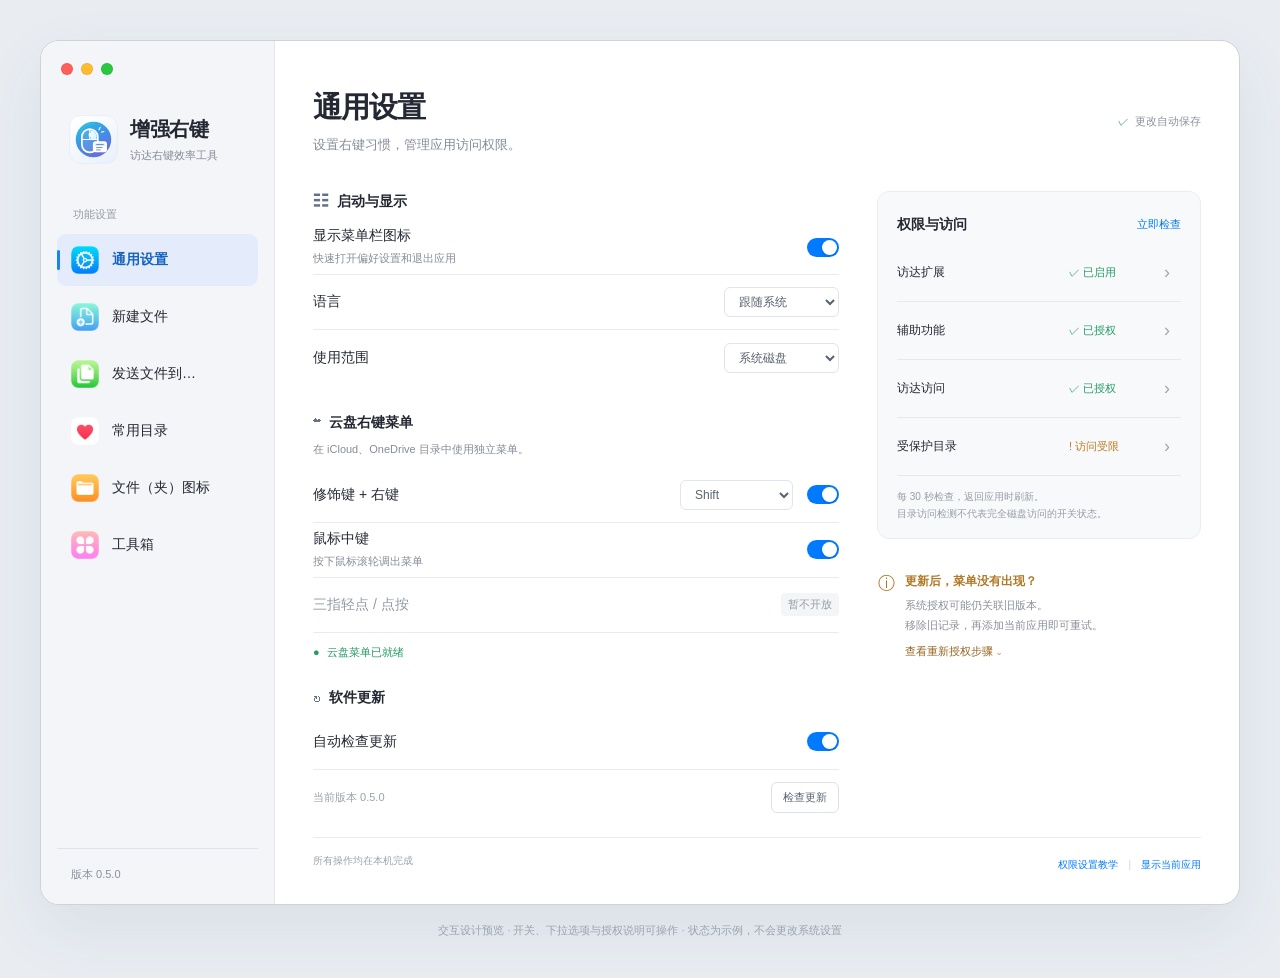
<file: design/general-v2/index.html>
<!doctype html><html lang="zh-CN"><meta charset="utf-8"><meta name="viewport" content="width=device-width,initial-scale=1"><title>增强右键 · 通用设置设计稿</title>
<style>
:root{--ink:#242832;--muted:#858b97;--blue:#007aff;--line:#e9ebef;--green:#269b65}*{box-sizing:border-box}body{margin:0;background:#e9edf2;color:var(--ink);font:14px -apple-system,BlinkMacSystemFont,'PingFang SC',sans-serif;padding:40px}button,select{font:inherit;cursor:pointer}button:focus-visible,select:focus-visible{outline:3px solid #007aff55;outline-offset:3px}.window{max-width:1280px;margin:auto;min-height:840px;display:grid;grid-template-columns:234px 1fr;border:1px solid #cdd2db;border-radius:19px;overflow:hidden;background:#fff;box-shadow:0 24px 65px #34466315}.sidebar{background:#f4f5f8;border-right:1px solid #e3e6ed;padding:22px 16px;display:flex;flex-direction:column}.lights{display:flex;gap:8px;margin:0 4px 40px}.lights i{height:12px;width:12px;background:#ff6058;border-radius:50%;border:1px solid #0001}.lights i:nth-child(2){background:#ffbd2e}.lights i:nth-child(3){background:#28c840}.brand{display:flex;align-items:center;gap:12px;padding:0 12px;margin-bottom:43px}.brand img{width:49px;height:49px}.brand b{font-size:20px;letter-spacing:-.5px}.brand small{display:block;margin-top:5px;color:var(--muted);font-size:11px}.nav-label{font-size:11px;color:#979ca6;margin:0 16px 12px}.nav{display:flex;gap:13px;align-items:center;padding:12px 14px;margin-bottom:5px;border-radius:9px;font-size:14px}.nav img{width:28px;height:28px;object-fit:contain}.nav.active{background:#e4ecfb;color:#1764c0;font-weight:600;position:relative}.nav.active:before{content:'';position:absolute;left:0;top:16px;bottom:16px;width:3px;border-radius:3px;background:#1683f7}.version{margin-top:auto;border-top:1px solid #e0e4ea;padding:18px 14px 0;color:#8a919c;font-size:11px}.main{padding:47px 38px 28px}.header{display:flex;justify-content:space-between;align-items:center;margin-bottom:37px}.header h1{font-size:29px;letter-spacing:-1px;margin:0 0 8px;font-weight:650}.header p{margin:0;color:var(--muted);font-size:13px}.save{font-size:11px;color:#8a929d;display:flex;gap:6px;align-items:center}.save:before{content:'✓';color:var(--green)}.columns{display:grid;grid-template-columns:minmax(0,1fr) 324px;gap:38px}.section{margin-bottom:29px}.section-title{font-weight:650;font-size:14px;margin:0 0 8px;display:flex;align-items:center;gap:8px}.section-title .symbol{font-size:16px;color:#657285;font-weight:400}.row{display:flex;align-items:center;justify-content:space-between;gap:12px;min-height:55px;border-bottom:1px solid var(--line)}.row:last-child{border-bottom:0}.row small{font-size:11px;color:var(--muted);display:block;margin-top:5px;line-height:1.6}.select{border:1px solid #e0e4eb;border-radius:6px;background:#fff;padding:6px 25px 6px 10px;min-width:115px;color:#586270;font-size:12px}.switch{border:0;border-radius:20px;width:32px;height:19px;background:#cfd4dc;padding:2px;transition:background .15s;flex-shrink:0}.switch:before{content:'';display:block;width:15px;height:15px;border-radius:50%;background:#fff;box-shadow:0 1px 3px #0002;transition:transform .15s}.switch[aria-checked=true]{background:var(--blue)}.switch[aria-checked=true]:before{transform:translateX(13px)}.inline{display:flex;align-items:center;gap:14px}.caption{font-size:11px;color:var(--muted);line-height:1.8;margin:0 0 8px}.quiet{font-size:11px;color:#969ca6;background:#f3f5f7;border-radius:4px;padding:4px 7px}.status-line{font-size:11px;color:var(--green);margin-top:12px;display:flex;gap:7px;align-items:center}.permission-panel{background:#f8f9fb;padding:21px 19px 16px;border:1px solid #ecedf1;border-radius:12px}.panel-header{display:flex;align-items:center;justify-content:space-between;margin-bottom:8px}.panel-header h2{font-size:14px;margin:0}.text-button{background:none;border:0;color:var(--blue);font-size:11px;padding:4px 0}.permission{display:grid;grid-template-columns:1fr 76px 28px;align-items:center;min-height:58px;border-bottom:1px solid #e5e8ee;font-size:12px;gap:8px}.permission .state{font-size:11px;color:var(--green);display:flex;align-items:center;gap:5px}.permission .warn{color:#bb7b23}.arrow{border:0;background:none;color:#a0a6b1;padding:5px;font-size:18px}.check-note{font-size:10px;color:#969da9;line-height:1.7;margin:12px 0 0}.notice{display:flex;gap:10px;margin-top:19px;padding:14px 1px;color:#b17827}.notice .mark{font-size:17px}.notice strong{font-size:12px;font-weight:600}.notice p{font-size:11px;line-height:1.8;color:#8b8f99;margin:6px 0}.notice button{font-size:11px;color:#966421;background:none;padding:0;border:0}.steps{font-size:11px;line-height:1.9;background:#fff8eb;border-radius:7px;padding:12px;color:#7e6a4d;margin-top:9px}.steps ol{padding-left:18px;margin:0}.btn{border:1px solid #dce2ea;background:white;border-radius:6px;padding:7px 11px;font-size:11px;color:#596575}.update-footer{display:flex;align-items:center;justify-content:space-between;margin-top:12px;font-size:11px;color:#9bA1ac}.footer{margin-top:24px;padding-top:16px;border-top:1px solid var(--line);display:flex;justify-content:space-between;font-size:10px;color:#9aa1ac}.footer button{font-size:10px}.preview-note{text-align:center;margin:18px 0 0;font-size:11px;color:#9aa3b0}.toast{position:fixed;bottom:25px;left:50%;transform:translateX(-50%);background:#273342;color:white;font-size:12px;border-radius:9px;padding:12px 18px;box-shadow:0 5px 20px #0002}[hidden]{display:none!important}@media(max-width:1000px){body{padding:16px}.window{grid-template-columns:200px 1fr}.main{padding:36px 25px}.columns{grid-template-columns:1fr;gap:10px}.brand{padding:0}.nav{padding:12px 8px}.save{display:none}}
</style>
<div class="window"><aside class="sidebar"><div class="lights"><i></i><i></i><i></i></div><div class="brand"><img src="../app-icon.svg"><div><b>增强右键</b><small>访达右键效率工具</small></div></div><div class="nav-label">功能设置</div><nav id="nav"></nav><div class="version">版本 0.5.0</div></aside><main class="main"><header class="header"><div><h1>通用设置</h1><p>设置右键习惯，管理应用访问权限。</p></div><span class="save">更改自动保存</span></header><div class="columns"><div>
<section class="section"><h2 class="section-title"><span class="symbol">☷</span>启动与显示</h2><div class="row"><div>显示菜单栏图标<small>快速打开偏好设置和退出应用</small></div><button class="switch" role="switch" aria-label="显示菜单栏图标" aria-checked="true"></button></div><div class="row"><span>语言</span><select class="select" aria-label="语言"><option>跟随系统</option><option>简体中文</option><option>English</option></select></div><div class="row"><span>使用范围</span><select class="select" aria-label="使用范围"><option>系统磁盘</option><option>所有磁盘</option></select></div></section>
<section class="section"><h2 class="section-title"><span class="symbol">☁</span>云盘右键菜单</h2><p class="caption">在 iCloud、OneDrive 目录中使用独立菜单。</p><div class="row"><span>修饰键 + 右键</span><div class="inline"><select class="select" style="min-width:83px" aria-label="修饰键"><option>Shift</option><option>Option</option><option>Command</option><option>Control</option></select><button class="switch" role="switch" aria-label="修饰键右键" aria-checked="true"></button></div></div><div class="row"><div>鼠标中键<small>按下鼠标滚轮调出菜单</small></div><button class="switch" role="switch" aria-label="鼠标中键" aria-checked="true"></button></div><div class="row"><span style="color:#9299a4">三指轻点 / 点按</span><span class="quiet">暂不开放</span></div><div class="status-line"><span>●</span> 云盘菜单已就绪</div></section>
<section class="section" style="margin-bottom:0"><h2 class="section-title"><span class="symbol">↻</span>软件更新</h2><div class="row"><span>自动检查更新</span><button class="switch" role="switch" aria-label="自动检查更新" aria-checked="true"></button></div><div class="update-footer"><span>当前版本 0.5.0</span><button class="btn" data-action="当前已是最新版本 · 设计稿演示">检查更新</button></div></section></div>
<aside><div class="permission-panel"><div class="panel-header"><h2>权限与访问</h2><button class="text-button" id="check">立即检查</button></div><div class="permission"><span>访达扩展</span><span class="state">✓ 已启用</span><button class="arrow" aria-label="访达扩展设置" data-action="打开访达扩展设置 · 设计稿演示">›</button></div><div class="permission"><span>辅助功能</span><span class="state">✓ 已授权</span><button class="arrow" aria-label="辅助功能设置" data-action="打开辅助功能设置 · 设计稿演示">›</button></div><div class="permission"><span>访达访问</span><span class="state">✓ 已授权</span><button class="arrow" aria-label="访达自动化设置" data-action="打开访达自动化设置 · 设计稿演示">›</button></div><div class="permission"><span>受保护目录</span><span class="state warn">! 访问受限</span><button class="arrow" aria-label="完全磁盘访问设置" data-action="打开完全磁盘访问设置 · 设计稿演示">›</button></div><p class="check-note" id="check-note">每 30 秒检查，返回应用时刷新。<br>目录访问检测不代表完全磁盘访问的开关状态。</p></div><div class="notice"><span class="mark">ⓘ</span><div><strong>更新后，菜单没有出现？</strong><p>系统授权可能仍关联旧版本。<br>移除旧记录，再添加当前应用即可重试。</p><button id="help" aria-expanded="false">查看重新授权步骤 <span>⌄</span></button><div class="steps" id="steps" hidden><ol><li>打开辅助功能设置，移除旧的增强右键。</li><li>重新添加“应用程序”中的增强右键，并开启开关。</li><li>返回应用检查状态，必要时重启应用。</li></ol></div></div></div></aside></div><footer class="footer"><span>所有操作均在本机完成</span><div><button class="text-button" data-action="权限设置教学 · 设计稿演示">权限设置教学</button><span style="margin:0 10px;color:#d0d5dc">|</span><button class="text-button" data-action="显示当前应用 · 设计稿演示">显示当前应用</button></div></footer></main></div><p class="preview-note">交互设计预览 · 开关、下拉选项与授权说明可操作 · 状态为示例，不会更改系统设置</p><div class="toast" hidden></div>
<script>
const items=[['nav-general','通用设置'],['nav-templates','新建文件'],['nav-send','发送文件到…'],['nav-favorites','常用目录'],['nav-file-icons','文件（夹）图标'],['nav-toolbox','工具箱']];document.querySelector('#nav').innerHTML=items.map(([i,t],n)=>`<div class="nav ${n===0?'active':''}"><img alt="" src="../../Resources/ReferenceIcons/TemplateIcons/${i}.png"><span>${t}</span></div>`).join('');document.querySelectorAll('.switch').forEach(b=>b.onclick=()=>b.setAttribute('aria-checked',b.getAttribute('aria-checked')!=='true'));document.querySelector('#help').onclick=function(){let open=this.getAttribute('aria-expanded')!=='true';this.setAttribute('aria-expanded',open);document.querySelector('#steps').hidden=!open};let timer;function toast(t){const x=document.querySelector('.toast');x.textContent=t;x.hidden=false;clearTimeout(timer);timer=setTimeout(()=>x.hidden=true,2200)}document.querySelectorAll('[data-action]').forEach(b=>b.onclick=()=>toast(b.dataset.action));document.querySelector('#check').onclick=()=>{document.querySelector('#check-note').innerHTML='刚刚检查完成 · 示例状态<br>目录访问检测不代表完全磁盘访问的开关状态。';toast('权限状态已刷新 · 设计稿演示')};
</script></html>
</file>
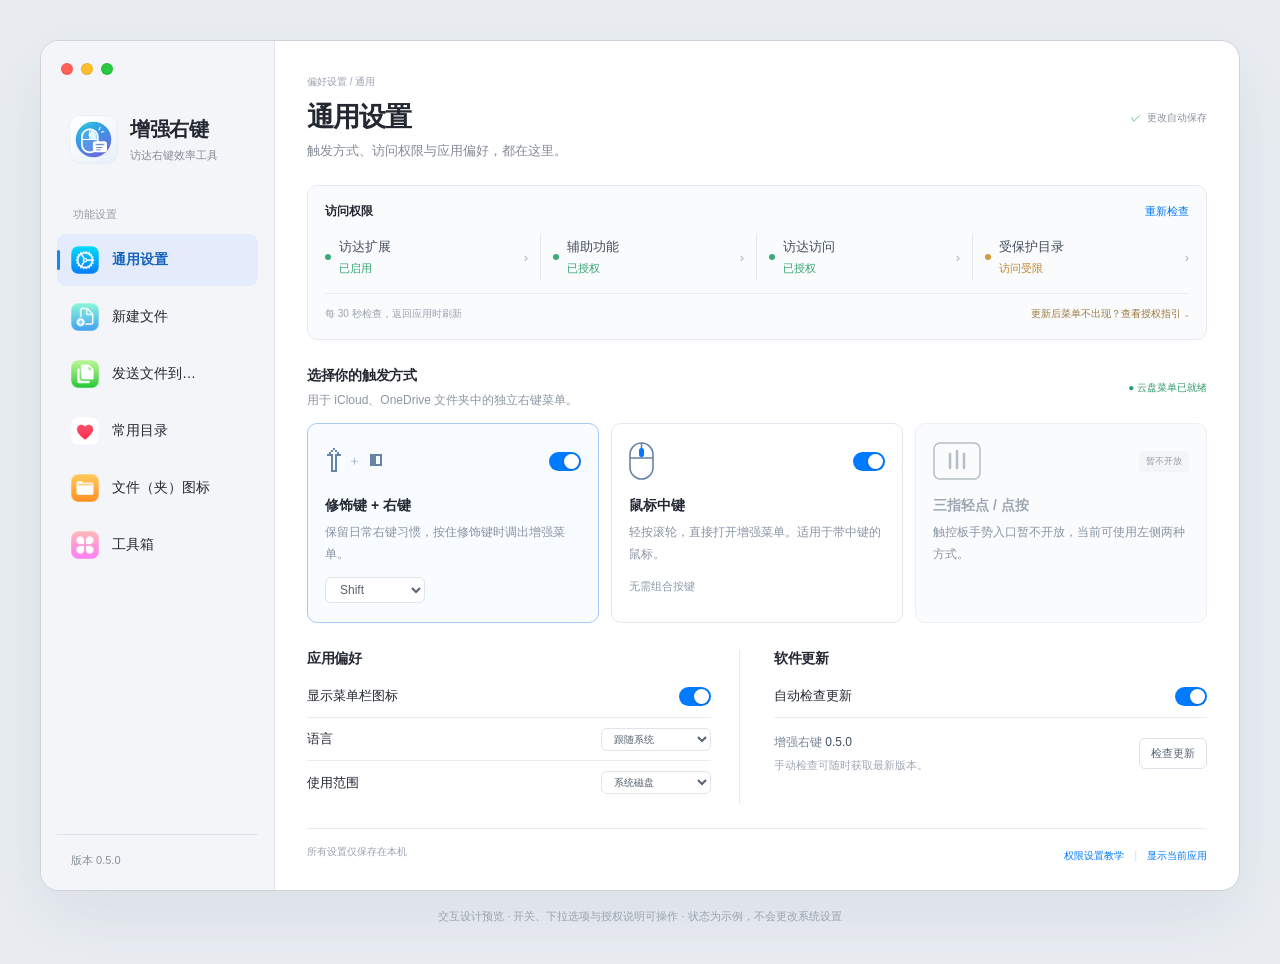
<file: design/general-v3/index.html>
<!doctype html><html lang="zh-CN"><meta charset="utf-8"><meta name="viewport" content="width=device-width,initial-scale=1"><title>增强右键 · 通用设置设计稿</title>
<style>
:root{--ink:#242832;--muted:#858b97;--blue:#007aff;--line:#e9ebef;--green:#269b65}*{box-sizing:border-box}body{margin:0;background:#e9edf2;color:var(--ink);font:14px -apple-system,BlinkMacSystemFont,'PingFang SC',sans-serif;padding:40px}button,select{font:inherit;cursor:pointer}button:focus-visible,select:focus-visible{outline:3px solid #007aff55;outline-offset:3px}.window{max-width:1280px;margin:auto;min-height:840px;display:grid;grid-template-columns:234px 1fr;border:1px solid #cdd2db;border-radius:19px;overflow:hidden;background:#fff;box-shadow:0 24px 65px #34466315}.sidebar{background:#f4f5f8;border-right:1px solid #e3e6ed;padding:22px 16px;display:flex;flex-direction:column}.lights{display:flex;gap:8px;margin:0 4px 40px}.lights i{height:12px;width:12px;background:#ff6058;border-radius:50%;border:1px solid #0001}.lights i:nth-child(2){background:#ffbd2e}.lights i:nth-child(3){background:#28c840}.brand{display:flex;align-items:center;gap:12px;padding:0 12px;margin-bottom:43px}.brand img{width:49px;height:49px}.brand b{font-size:20px;letter-spacing:-.5px}.brand small{display:block;margin-top:5px;color:var(--muted);font-size:11px}.nav-label{font-size:11px;color:#979ca6;margin:0 16px 12px}.nav{display:flex;gap:13px;align-items:center;padding:12px 14px;margin-bottom:5px;border-radius:9px;font-size:14px}.nav img{width:28px;height:28px;object-fit:contain}.nav.active{background:#e4ecfb;color:#1764c0;font-weight:600;position:relative}.nav.active:before{content:'';position:absolute;left:0;top:16px;bottom:16px;width:3px;border-radius:3px;background:#1683f7}.version{margin-top:auto;border-top:1px solid #e0e4ea;padding:18px 14px 0;color:#8a919c;font-size:11px}.main{padding:47px 38px 28px}.header{display:flex;justify-content:space-between;align-items:center;margin-bottom:37px}.header h1{font-size:29px;letter-spacing:-1px;margin:0 0 8px;font-weight:650}.header p{margin:0;color:var(--muted);font-size:13px}.save{font-size:11px;color:#8a929d;display:flex;gap:6px;align-items:center}.save:before{content:'✓';color:var(--green)}.columns{display:grid;grid-template-columns:minmax(0,1fr) 324px;gap:38px}.section{margin-bottom:29px}.section-title{font-weight:650;font-size:14px;margin:0 0 8px;display:flex;align-items:center;gap:8px}.section-title .symbol{font-size:16px;color:#657285;font-weight:400}.row{display:flex;align-items:center;justify-content:space-between;gap:12px;min-height:55px;border-bottom:1px solid var(--line)}.row:last-child{border-bottom:0}.row small{font-size:11px;color:var(--muted);display:block;margin-top:5px;line-height:1.6}.select{border:1px solid #e0e4eb;border-radius:6px;background:#fff;padding:6px 25px 6px 10px;min-width:115px;color:#586270;font-size:12px}.switch{border:0;border-radius:20px;width:32px;height:19px;background:#cfd4dc;padding:2px;transition:background .15s;flex-shrink:0}.switch:before{content:'';display:block;width:15px;height:15px;border-radius:50%;background:#fff;box-shadow:0 1px 3px #0002;transition:transform .15s}.switch[aria-checked=true]{background:var(--blue)}.switch[aria-checked=true]:before{transform:translateX(13px)}.inline{display:flex;align-items:center;gap:14px}.caption{font-size:11px;color:var(--muted);line-height:1.8;margin:0 0 8px}.quiet{font-size:11px;color:#969ca6;background:#f3f5f7;border-radius:4px;padding:4px 7px}.status-line{font-size:11px;color:var(--green);margin-top:12px;display:flex;gap:7px;align-items:center}.permission-panel{background:#f8f9fb;padding:21px 19px 16px;border:1px solid #ecedf1;border-radius:12px}.panel-header{display:flex;align-items:center;justify-content:space-between;margin-bottom:8px}.panel-header h2{font-size:14px;margin:0}.text-button{background:none;border:0;color:var(--blue);font-size:11px;padding:4px 0}.permission{display:grid;grid-template-columns:1fr 76px 28px;align-items:center;min-height:58px;border-bottom:1px solid #e5e8ee;font-size:12px;gap:8px}.permission .state{font-size:11px;color:var(--green);display:flex;align-items:center;gap:5px}.permission .warn{color:#bb7b23}.arrow{border:0;background:none;color:#a0a6b1;padding:5px;font-size:18px}.check-note{font-size:10px;color:#969da9;line-height:1.7;margin:12px 0 0}.notice{display:flex;gap:10px;margin-top:19px;padding:14px 1px;color:#b17827}.notice .mark{font-size:17px}.notice strong{font-size:12px;font-weight:600}.notice p{font-size:11px;line-height:1.8;color:#8b8f99;margin:6px 0}.notice button{font-size:11px;color:#966421;background:none;padding:0;border:0}.steps{font-size:11px;line-height:1.9;background:#fff8eb;border-radius:7px;padding:12px;color:#7e6a4d;margin-top:9px}.steps ol{padding-left:18px;margin:0}.btn{border:1px solid #dce2ea;background:white;border-radius:6px;padding:7px 11px;font-size:11px;color:#596575}.update-footer{display:flex;align-items:center;justify-content:space-between;margin-top:12px;font-size:11px;color:#9bA1ac}.footer{margin-top:24px;padding-top:16px;border-top:1px solid var(--line);display:flex;justify-content:space-between;font-size:10px;color:#9aa1ac}.footer button{font-size:10px}.preview-note{text-align:center;margin:18px 0 0;font-size:11px;color:#9aa3b0}.toast{position:fixed;bottom:25px;left:50%;transform:translateX(-50%);background:#273342;color:white;font-size:12px;border-radius:9px;padding:12px 18px;box-shadow:0 5px 20px #0002}[hidden]{display:none!important}@media(max-width:1000px){body{padding:16px}.window{grid-template-columns:200px 1fr}.main{padding:36px 25px}.columns{grid-template-columns:1fr;gap:10px}.brand{padding:0}.nav{padding:12px 8px}.save{display:none}}
</style>
<div class="window"><aside class="sidebar"><div class="lights"><i></i><i></i><i></i></div><div class="brand"><img src="../app-icon.svg"><div><b>增强右键</b><small>访达右键效率工具</small></div></div><div class="nav-label">功能设置</div><nav id="nav"></nav><div class="version">版本 0.5.0</div></aside><main class="main"><header class="header"><div><h1>通用设置</h1><p>设置右键习惯，管理应用访问权限。</p></div><span class="save">更改自动保存</span></header><div class="columns"><div>
<section class="section"><h2 class="section-title"><span class="symbol">☷</span>启动与显示</h2><div class="row"><div>显示菜单栏图标<small>快速打开偏好设置和退出应用</small></div><button class="switch" role="switch" aria-label="显示菜单栏图标" aria-checked="true"></button></div><div class="row"><span>语言</span><select class="select" aria-label="语言"><option>跟随系统</option><option>简体中文</option><option>English</option></select></div><div class="row"><span>使用范围</span><select class="select" aria-label="使用范围"><option>系统磁盘</option><option>所有磁盘</option></select></div></section>
<section class="section"><h2 class="section-title"><span class="symbol">☁</span>云盘右键菜单</h2><p class="caption">在 iCloud、OneDrive 目录中使用独立菜单。</p><div class="row"><span>修饰键 + 右键</span><div class="inline"><select class="select" style="min-width:83px" aria-label="修饰键"><option>Shift</option><option>Option</option><option>Command</option><option>Control</option></select><button class="switch" role="switch" aria-label="修饰键右键" aria-checked="true"></button></div></div><div class="row"><div>鼠标中键<small>按下鼠标滚轮调出菜单</small></div><button class="switch" role="switch" aria-label="鼠标中键" aria-checked="true"></button></div><div class="row"><span style="color:#9299a4">三指轻点 / 点按</span><span class="quiet">暂不开放</span></div><div class="status-line"><span>●</span> 云盘菜单已就绪</div></section>
<section class="section" style="margin-bottom:0"><h2 class="section-title"><span class="symbol">↻</span>软件更新</h2><div class="row"><span>自动检查更新</span><button class="switch" role="switch" aria-label="自动检查更新" aria-checked="true"></button></div><div class="update-footer"><span>当前版本 0.5.0</span><button class="btn" data-action="当前已是最新版本 · 设计稿演示">检查更新</button></div></section></div>
<aside><div class="permission-panel"><div class="panel-header"><h2>权限与访问</h2><button class="text-button" id="check">立即检查</button></div><div class="permission"><span>访达扩展</span><span class="state">✓ 已启用</span><button class="arrow" aria-label="访达扩展设置" data-action="打开访达扩展设置 · 设计稿演示">›</button></div><div class="permission"><span>辅助功能</span><span class="state">✓ 已授权</span><button class="arrow" aria-label="辅助功能设置" data-action="打开辅助功能设置 · 设计稿演示">›</button></div><div class="permission"><span>访达访问</span><span class="state">✓ 已授权</span><button class="arrow" aria-label="访达自动化设置" data-action="打开访达自动化设置 · 设计稿演示">›</button></div><div class="permission"><span>受保护目录</span><span class="state warn">! 访问受限</span><button class="arrow" aria-label="完全磁盘访问设置" data-action="打开完全磁盘访问设置 · 设计稿演示">›</button></div><p class="check-note" id="check-note">每 30 秒检查，返回应用时刷新。<br>目录访问检测不代表完全磁盘访问的开关状态。</p></div><div class="notice"><span class="mark">ⓘ</span><div><strong>更新后，菜单没有出现？</strong><p>系统授权可能仍关联旧版本。<br>移除旧记录，再添加当前应用即可重试。</p><button id="help" aria-expanded="false">查看重新授权步骤 <span>⌄</span></button><div class="steps" id="steps" hidden><ol><li>打开辅助功能设置，移除旧的增强右键。</li><li>重新添加“应用程序”中的增强右键，并开启开关。</li><li>返回应用检查状态，必要时重启应用。</li></ol></div></div></div></aside></div><footer class="footer"><span>所有操作均在本机完成</span><div><button class="text-button" data-action="权限设置教学 · 设计稿演示">权限设置教学</button><span style="margin:0 10px;color:#d0d5dc">|</span><button class="text-button" data-action="显示当前应用 · 设计稿演示">显示当前应用</button></div></footer></main></div><p class="preview-note">交互设计预览 · 开关、下拉选项与授权说明可操作 · 状态为示例，不会更改系统设置</p><div class="toast" hidden></div>
<script>
const items=[['nav-general','通用设置'],['nav-templates','新建文件'],['nav-send','发送文件到…'],['nav-favorites','常用目录'],['nav-file-icons','文件（夹）图标'],['nav-toolbox','工具箱']];document.querySelector('#nav').innerHTML=items.map(([i,t],n)=>`<div class="nav ${n===0?'active':''}"><img alt="" src="../../Resources/ReferenceIcons/TemplateIcons/${i}.png"><span>${t}</span></div>`).join('');document.querySelectorAll('.switch').forEach(b=>b.onclick=()=>b.setAttribute('aria-checked',b.getAttribute('aria-checked')!=='true'));document.querySelector('#help').onclick=function(){let open=this.getAttribute('aria-expanded')!=='true';this.setAttribute('aria-expanded',open);document.querySelector('#steps').hidden=!open};let timer;function toast(t){const x=document.querySelector('.toast');x.textContent=t;x.hidden=false;clearTimeout(timer);timer=setTimeout(()=>x.hidden=true,2200)}document.querySelectorAll('[data-action]').forEach(b=>b.onclick=()=>toast(b.dataset.action));document.querySelector('#check').onclick=()=>{document.querySelector('#check-note').innerHTML='刚刚检查完成 · 示例状态<br>目录访问检测不代表完全磁盘访问的开关状态。';toast('权限状态已刷新 · 设计稿演示')};
</script><link rel="stylesheet" href="reflow.css"><script src="reflow.js"></script></html>
</file>
<file: design/general-v3/reflow.css>
.main{padding:34px 32px 23px}.header{margin-bottom:25px}.header h1{font-size:27px;font-weight:630;letter-spacing:-.9px;margin-bottom:7px}.eyebrow{font-size:10px!important;color:#9aa2b0!important;margin:0 0 10px!important}.permission-strip{border:1px solid #e7ebf0;border-radius:10px;padding:14px 17px;background:#fafbfd}.strip-title{display:flex;align-items:center;justify-content:space-between;font-size:12px;margin-bottom:11px}.permission-grid{display:grid;grid-template-columns:repeat(4,1fr)}.permission-grid button{border:0;border-right:1px solid #e5e9f0;background:none;display:flex;align-items:center;text-align:left;gap:8px;padding:4px 12px;font-size:11px;color:#424c5c}.permission-grid button:first-child{padding-left:0}.permission-grid button:last-child{border:0;padding-right:0}.permission-grid small{display:block;color:#36a472;font-size:10px;margin-top:5px}.permission-grid i{font-style:normal;color:#a5afbb;margin-left:auto}.dot{width:6px;height:6px;border-radius:50%;background:#39aa79}.amber{background:#d09a3f}.amber-text{color:#bc862e!important}.permission-bottom{display:flex;align-items:center;justify-content:space-between;margin-top:13px;padding-top:9px;border-top:1px solid #e9edf3;color:#9aa3b0;font-size:9px}.permission-bottom button{font-size:9px;color:#9c783d}.trigger-section{margin-top:27px}.section-heading{display:flex;align-items:center;justify-content:space-between;margin-bottom:14px}.section-heading h2,.preferences h2{font-size:14px;letter-spacing:-.3px;margin:0 0 7px;font-weight:620}.section-heading p{font-size:10px;color:#8d97a5;margin:0}.ready{font-size:10px;color:#319b6d}.trigger-grid{display:grid;grid-template-columns:repeat(3,1fr);gap:12px}.trigger-card{border:1px solid #e1e7ef;border-radius:10px;padding:18px 17px 15px;min-height:188px}.trigger-card:first-child{border-color:#a7c9f7;background:#f8fbff}.card-top{display:flex;align-items:center;justify-content:space-between;height:38px;color:#6684a6;margin-bottom:17px}.input-icon{display:flex;gap:7px;align-items:center;font-size:32px;font-weight:300}.input-icon em{font-size:13px;font-style:normal;color:#a3b2c6}.trigger-card h3{font-size:13px;margin:0 0 7px;font-weight:600}.trigger-card p{font-size:10px;color:#8994a4;line-height:1.8;margin:0 0 12px;min-height:36px}.trigger-card select{font-size:10px;min-width:100px;padding:4px 10px}.small-tag{font-size:9px;color:#8b9aad}.unavailable{background:#fafbfc;border-color:#edf0f4;color:#9da7b4}.unavailable .card-top{color:#b4bdc8}.unavailable .quiet{font-size:9px}.preferences{display:grid;grid-template-columns:1fr 1fr;gap:34px;margin-top:27px}.prefs-column{padding-right:28px;border-right:1px solid #e8ecf2}.preferences .row{min-height:43px;font-size:11px}.preferences .select{font-size:10px;min-width:110px;padding:4px 8px}.version-update{display:flex;align-items:center;justify-content:space-between;font-size:11px;margin-top:16px;color:#778495}.version-update b{font-weight:500;color:#3e4b5c}.version-update small{display:block;font-size:9px;color:#a0a9b6;margin-top:7px}.footer{margin-top:24px}.window{min-height:850px}.header .save{font-size:10px}@media(max-width:1100px){.permission-grid{grid-template-columns:1fr 1fr;gap:12px}.permission-grid button:nth-child(2){border:0}.trigger-grid{grid-template-columns:1fr}.trigger-card{min-height:0}.trigger-card p{min-height:0}.preferences{grid-template-columns:1fr}.prefs-column{border:0;padding:0}.permission-bottom{gap:10px}}
.permission-grid button,.preferences .row{font-size:13px}.permission-grid small{font-size:11px}.trigger-card p{font-size:12px}.trigger-card h3{font-size:14px}.section-heading p{font-size:12px}.permission-bottom{font-size:10px}.permission-bottom button{font-size:10px}.version-update{font-size:12px}.version-update small,.small-tag{font-size:11px}.trigger-card{min-height:200px}.trigger-card select{font-size:12px}
</file>
